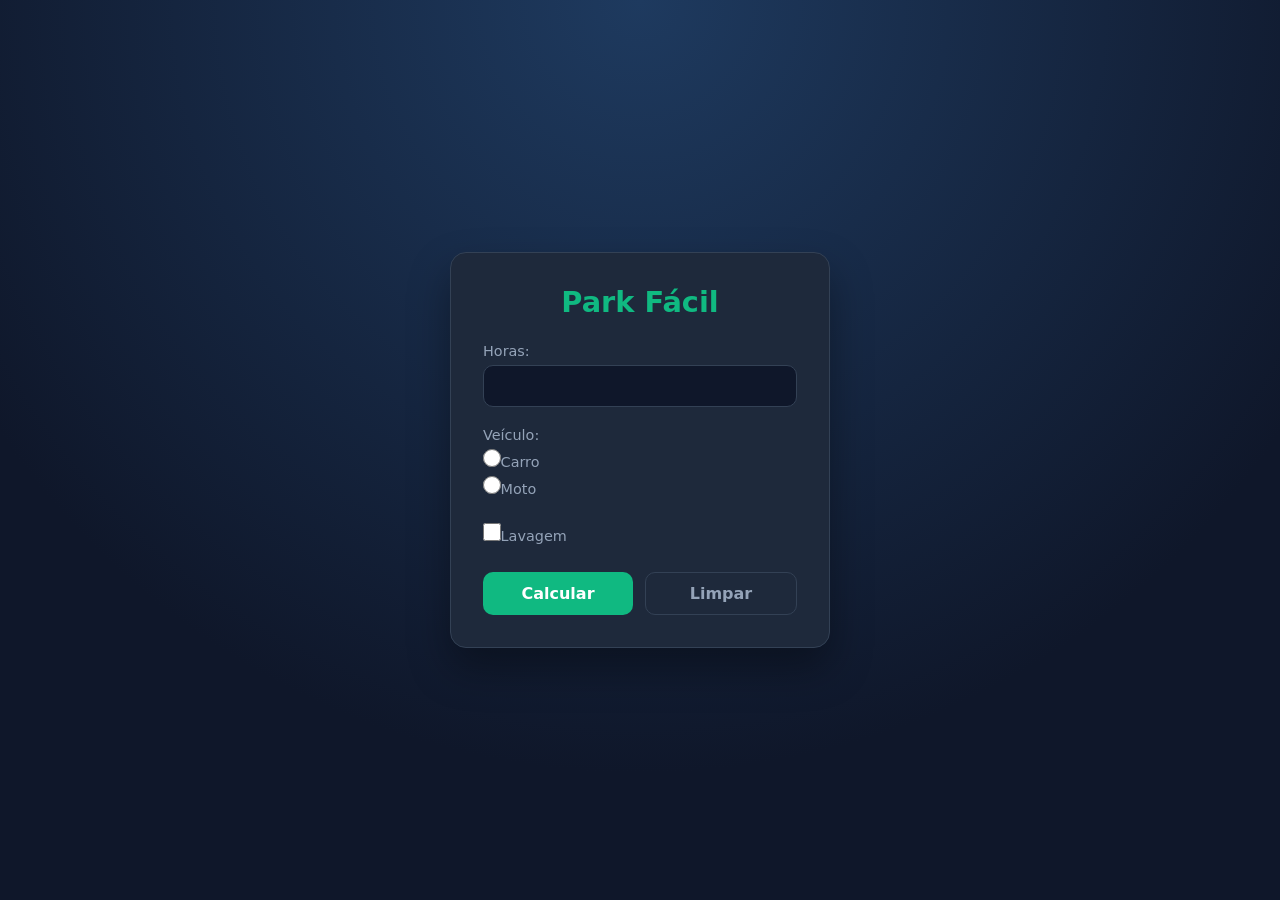
<file: park_facil/index.html>
<!DOCTYPE html>
<html lang="pt-BR">
<head>
    <meta charset="UTF-8">
    <meta name="viewport" content="width=device-width, initial-scale=1.0">
    <meta name="description" content="Park Fácil: calcule o valor do estacionamento de carro ou moto.">
    <title>Park Fácil</title>
    <link rel="stylesheet" href="style.css">
</head>
<body>
    <main class="card">
        <h1>Park Fácil</h1>
        <form action="calcular.php" method="post">
            <div class="campo">
                <label for="horas">Horas:</label>
                <input type="number" name="horas" id="horas">
            </div>
            <fieldset class="campo">
                <legend>Veículo:</legend>
                <label class="opcao"><input type="radio" name="veiculo" id="veiculo-carro" required value="0">Carro</label>
                <label class="opcao"><input type="radio" name="veiculo" id="veiculo-moto" required value="1">Moto</label>
            </fieldset>
            <div class="campo">
                <label class="opcao"><input type="checkbox" name="lavagem" id="lavagem">Lavagem</label>
            </div>
            <div class="acoes">
                <button type="submit" id="btn-calcular">Calcular</button>
                <input type="reset" id="btn-limpar" value="Limpar">
            </div>
        </form>
    </main>
</body>
</html>
</file>
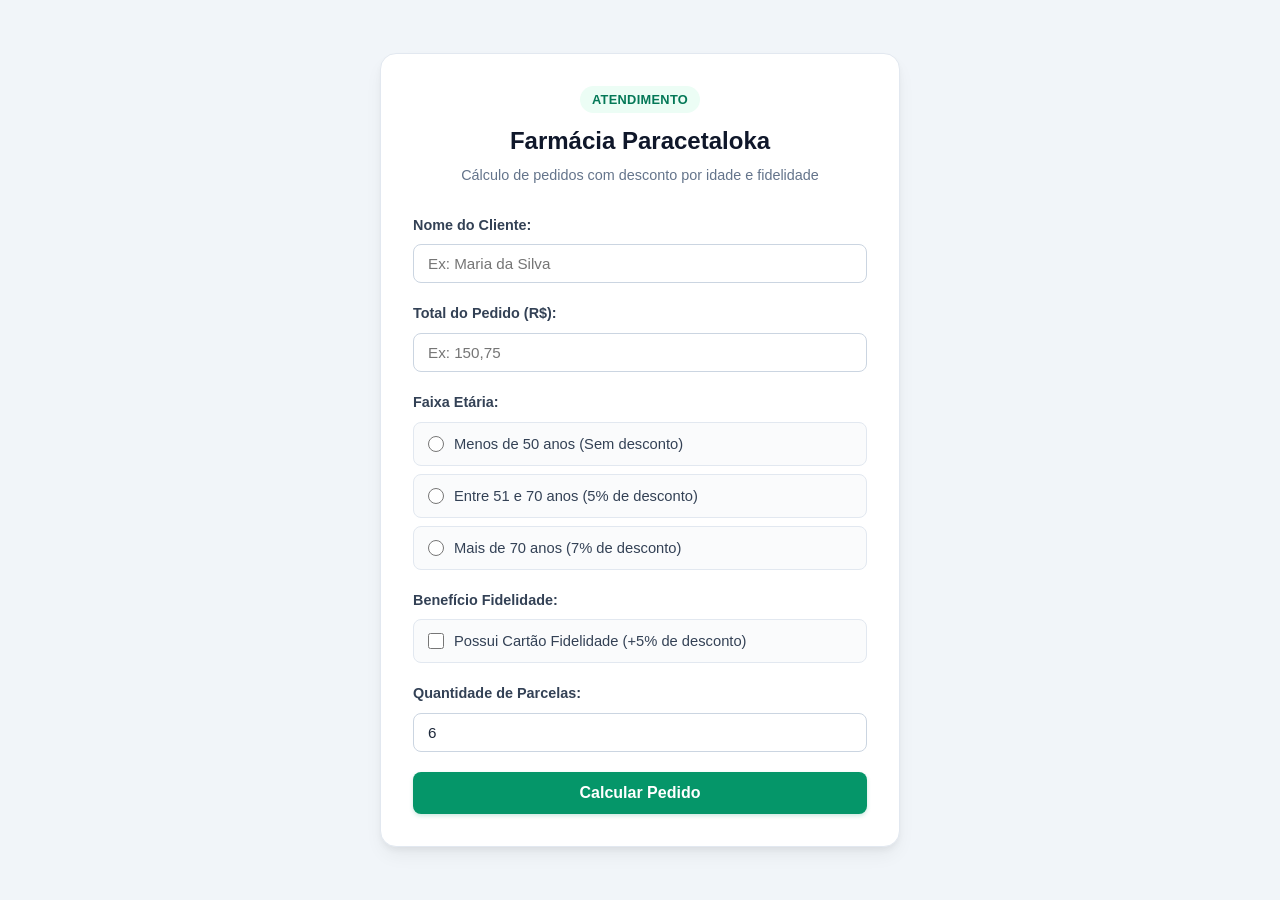
<file: projeto_farmacia_paracetaloka/index.html>
<!DOCTYPE html>
<html lang="pt-br">
<head>
    <meta charset="UTF-8">
    <meta name="viewport" content="width=device-width, initial-scale=1.0">
    <title>Farmácia Paracetaloka</title>
    <link rel="stylesheet" href="style.css">
</head>
<!--A farmácia Paracetaloka deseja calcular o total do pedido de seus clientes com base na faixa etária e cartão fidelidade. Crie um sistema que obtenha o nome do cliente, total do pedido, escolha a faixa etária e se o pagamento é por cartão fidelidade. Assuma que: Idade < 50: Sem desconto; Idade entre 51-70: 5% de desconto; Idade >= 70: 7% de desconto. Se o cartão fidelidade for selecionado, o cliente terá mais 5% de desconto. -->
<body>
    <main class="container">
        <div class="card">
            <header class="card-header">
                <span class="card-badge">Atendimento</span>
                <h1 class="card-title">Farmácia Paracetaloka</h1>
                <p class="card-subtitle">Cálculo de pedidos com desconto por idade e fidelidade</p>
            </header>

            <form action="calculos.php" method="post">
                <div class="form-group">
                    <label class="form-label" for="nome">Nome do Cliente:</label>
                    <input class="form-input" type="text" id="nome" name="nome" placeholder="Ex: Maria da Silva" required>
                </div>
                
                <div class="form-group">
                    <label class="form-label" for="total">Total do Pedido (R$):</label>
                    <input class="form-input" type="text" id="total" name="total" placeholder="Ex: 150,75" required>
                </div>
                
                <div class="form-group">
                    <span class="form-label">Faixa Etária:</span>
                    <div class="options-group">
                        <label class="radio-label">
                            <input type="radio" name="idade" value="0" required>
                            <span>Menos de 50 anos (Sem desconto)</span>
                        </label>
                        <label class="radio-label">
                            <input type="radio" name="idade" value="1" required>
                            <span>Entre 51 e 70 anos (5% de desconto)</span>
                        </label>
                        <label class="radio-label">
                            <input type="radio" name="idade" value="2" required>
                            <span>Mais de 70 anos (7% de desconto)</span>
                        </label>
                    </div>
                </div>
                
                <div class="form-group">
                    <span class="form-label">Benefício Fidelidade:</span>
                    <label class="checkbox-label" for="cartao">
                        <input type="checkbox" id="cartao" name="cartao">
                        <span>Possui Cartão Fidelidade (+5% de desconto)</span>
                    </label>
                </div>

                <div class="form-group">
                    <label class="form-label" for="parcelas">Quantidade de Parcelas:</label>
                    <input class="form-input" type="number" id="parcelas" name="parcelas" min="1" max="6" value="6" placeholder="Ex: 6" required>
                </div>
                
                <input class="btn btn-primary" type="submit" value="Calcular Pedido">
            </form>
        </div>
    </main>
</body>
</html>
</file>
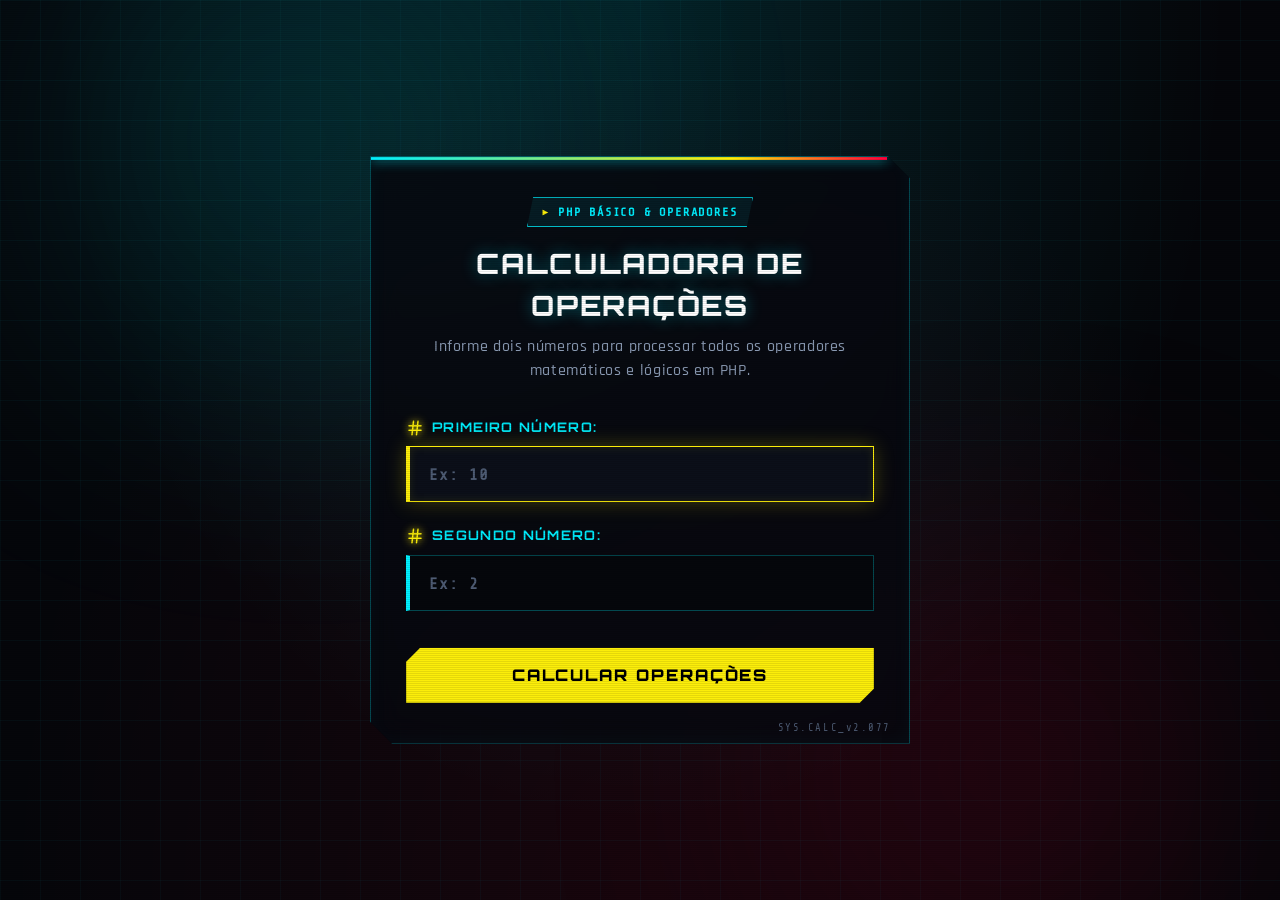
<file: projeto_operadores_no_php/index.html>
<!DOCTYPE html>
<html lang="pt-br">
<head>
    <meta charset="UTF-8">
    <meta name="viewport" content="width=device-width, initial-scale=1.0">
    <title>Calculadora em PHP | Operadores</title>
    <link rel="stylesheet" href="style.css">
</head>
<body>
    <div class="ambient-glow glow-1"></div>
    <div class="ambient-glow glow-2"></div>

    <main class="container">
        <div class="card">
            <header class="card-header">
                <span class="badge-tag">PHP Básico & Operadores</span>
                <h1 class="card-title">Calculadora de Operações</h1>
                <p class="card-subtitle">Informe dois números para processar todos os operadores matemáticos e lógicos em PHP.</p>
            </header>

            <form action="operacoes.php" method="post">
                <div class="form-group">
                    <label for="numero1">
                        <svg width="18" height="18" viewBox="0 0 24 24" fill="none" stroke="currentColor" stroke-width="2" stroke-linecap="round" stroke-linejoin="round">
                            <line x1="4" y1="9" x2="20" y2="9"></line>
                            <line x1="4" y1="15" x2="20" y2="15"></line>
                            <line x1="10" y1="3" x2="8" y2="21"></line>
                            <line x1="16" y1="3" x2="14" y2="21"></line>
                        </svg>
                        Primeiro Número:
                    </label>
                    <div class="input-container">
                        <input type="number" name="numero1" id="numero1" placeholder="Ex: 10" required autofocus>
                    </div>
                </div>

                <div class="form-group">
                    <label for="numero2">
                        <svg width="18" height="18" viewBox="0 0 24 24" fill="none" stroke="currentColor" stroke-width="2" stroke-linecap="round" stroke-linejoin="round">
                            <line x1="4" y1="9" x2="20" y2="9"></line>
                            <line x1="4" y1="15" x2="20" y2="15"></line>
                            <line x1="10" y1="3" x2="8" y2="21"></line>
                            <line x1="16" y1="3" x2="14" y2="21"></line>
                        </svg>
                        Segundo Número:
                    </label>
                    <div class="input-container">
                        <input type="number" name="numero2" id="numero2" placeholder="Ex: 2" required>
                    </div>
                </div>

                <input type="submit" value="Calcular Operações">
            </form>
        </div>
    </main>
</body>
</html>
</file>
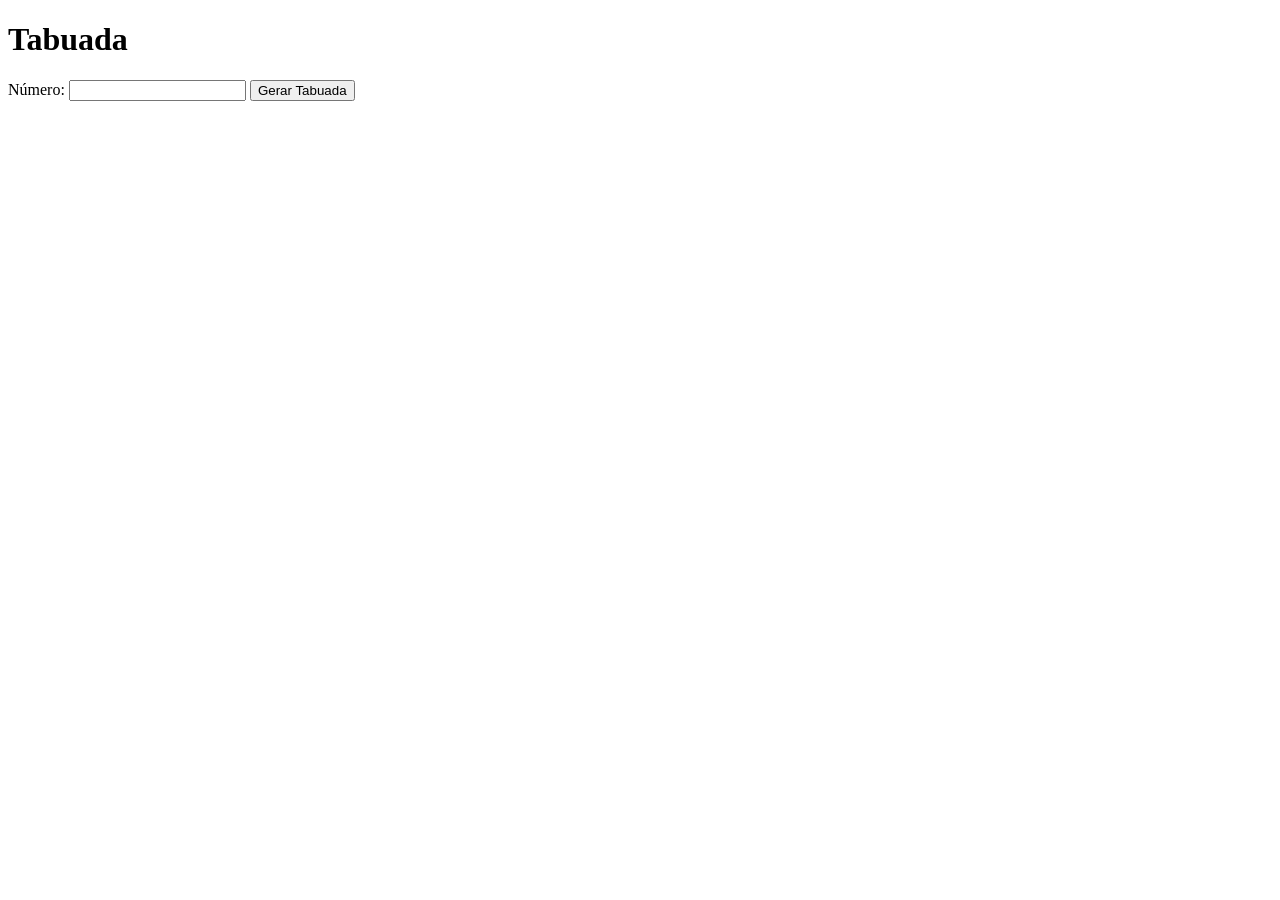
<file: tabuada_01.01.2026/index.html>
<!DOCTYPE html>
<html lang="pt-br">
<head>
    <meta charset="UTF-8">
    <meta name="viewport" content="width=device-width, initial-scale=1.0">
    <title>Tabuada</title>
</head>
<body>
    <h1>Tabuada</h1>
    <form action="tabuada.php" method="POST">
        <label for="numero">Número:</label>
        <input type="number" id="numero" name="numero" min="1">
        <button type="submit">Gerar Tabuada</button>
    </form>
</body>
</html>
</file>
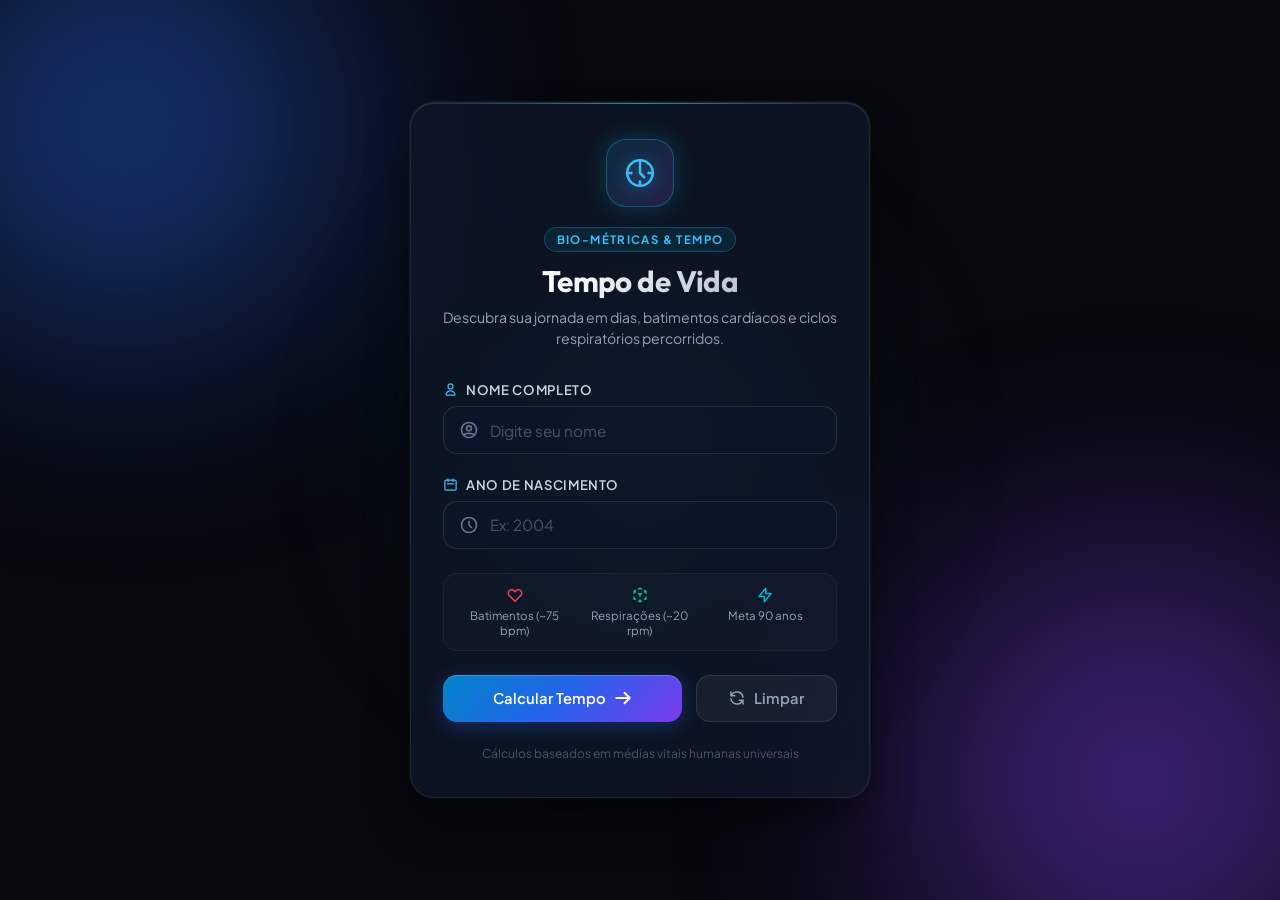
<file: Trabalho 10.09/index.html>
<!DOCTYPE html>
<html lang="pt-br">
<head>
    <meta charset="UTF-8">
    <meta name="viewport" content="width=device-width, initial-scale=1.0">
    <title>Cronos | Tempo de Vida & Biométrica</title>
    <!-- Google Fonts -->
    <link rel="preconnect" href="https://fonts.googleapis.com">
    <link rel="preconnect" href="https://fonts.gstatic.com" crossorigin>
    <link href="https://fonts.googleapis.com/css2?family=Outfit:wght@300;400;500;600;700;800&family=Plus+Jakarta+Sans:wght@400;500;600;700&display=swap" rel="stylesheet">
    <style>
        *, *::before, *::after {
            box-sizing: border-box;
            margin: 0;
            padding: 0;
        }

        :root {
            --bg-deep: #07090e;
            --bg-card: rgba(15, 23, 42, 0.75);
            --border-glow: rgba(56, 189, 248, 0.2);
            --border-subtle: rgba(255, 255, 255, 0.08);
            --text-primary: #f8fafc;
            --text-secondary: #94a3b8;
            --text-muted: #64748b;
            --cyan-accent: #06b6d4;
            --blue-accent: #3b82f6;
            --purple-accent: #8b5cf6;
            --emerald-accent: #10b981;
            --rose-accent: #f43f5e;
        }

        body {
            background-color: var(--bg-deep);
            font-family: 'Plus Jakarta Sans', system-ui, -apple-system, sans-serif;
            min-height: 100vh;
            display: flex;
            align-items: center;
            justify-content: center;
            padding: 1.5rem;
            color: var(--text-primary);
            position: relative;
            overflow-x: hidden;
        }

        /* Efeitos luminosos de fundo cósmico/temporal */
        .ambient-glow {
            position: fixed;
            border-radius: 50%;
            filter: blur(120px);
            pointer-events: none;
            z-index: 0;
            opacity: 0.45;
        }

        .glow-1 {
            width: 450px;
            height: 450px;
            background: radial-gradient(circle, #3b82f6 0%, #1d4ed8 70%);
            top: -100px;
            left: -100px;
            animation: pulseGlow 12s ease-in-out infinite alternate;
        }

        .glow-2 {
            width: 480px;
            height: 480px;
            background: radial-gradient(circle, #8b5cf6 0%, #6d28d9 70%);
            bottom: -120px;
            right: -100px;
            animation: pulseGlow 14s ease-in-out infinite alternate-reverse;
        }

        .glow-3 {
            width: 320px;
            height: 320px;
            background: radial-gradient(circle, #06b6d4 0%, #0e7490 70%);
            top: 50%;
            left: 50%;
            transform: translate(-50%, -50%);
            opacity: 0.2;
        }

        @keyframes pulseGlow {
            0% { transform: scale(1) translate(0, 0); opacity: 0.35; }
            100% { transform: scale(1.15) translate(30px, 30px); opacity: 0.55; }
        }

        /* Container principal */
        .container {
            position: relative;
            z-index: 1;
            width: 100%;
            max-width: 460px;
        }

        /* Cartão Glassmorphism futurista */
        .card {
            background: var(--bg-card);
            backdrop-filter: blur(20px);
            -webkit-backdrop-filter: blur(20px);
            border-radius: 24px;
            border: 1px solid var(--border-subtle);
            box-shadow: 
                0 25px 50px -12px rgba(0, 0, 0, 0.7),
                0 0 0 1px rgba(255, 255, 255, 0.05),
                inset 0 1px 0 0 rgba(255, 255, 255, 0.12);
            padding: 2.25rem 2rem;
            position: relative;
            overflow: hidden;
        }

        /* Faixa de reflexo no topo do card */
        .card::before {
            content: '';
            position: absolute;
            top: 0;
            left: 10%;
            right: 10%;
            height: 1px;
            background: linear-gradient(90deg, transparent, rgba(56, 189, 248, 0.6), transparent);
        }

        /* Topo: Ícone e Título */
        .header-section {
            text-align: center;
            margin-bottom: 2rem;
        }

        .icon-badge {
            display: inline-flex;
            align-items: center;
            justify-content: center;
            width: 68px;
            height: 68px;
            border-radius: 20px;
            background: linear-gradient(135deg, rgba(6, 182, 212, 0.15) 0%, rgba(139, 92, 246, 0.2) 100%);
            border: 1px solid rgba(56, 189, 248, 0.3);
            box-shadow: 0 0 25px rgba(6, 182, 212, 0.25);
            margin-bottom: 1.25rem;
            position: relative;
        }

        .icon-badge svg {
            width: 34px;
            height: 34px;
            color: #38bdf8;
            filter: drop-shadow(0 2px 8px rgba(56, 189, 248, 0.5));
            animation: rotateIcon 20s linear infinite;
        }

        @keyframes rotateIcon {
            0% { transform: rotate(0deg); }
            100% { transform: rotate(360deg); }
        }

        .category-tag {
            display: inline-block;
            font-size: 0.72rem;
            font-weight: 700;
            letter-spacing: 0.12em;
            text-transform: uppercase;
            color: #38bdf8;
            background: rgba(6, 182, 212, 0.1);
            padding: 0.25rem 0.75rem;
            border-radius: 9999px;
            border: 1px solid rgba(56, 189, 248, 0.25);
            margin-bottom: 0.65rem;
        }

        h1 {
            font-family: 'Outfit', sans-serif;
            font-size: 1.85rem;
            font-weight: 700;
            letter-spacing: -0.02em;
            background: linear-gradient(135deg, #ffffff 30%, #94a3b8 100%);
            -webkit-background-clip: text;
            -webkit-text-fill-color: transparent;
            margin-bottom: 0.4rem;
        }

        .subtitle {
            font-size: 0.88rem;
            color: var(--text-secondary);
            line-height: 1.5;
        }

        /* Formulário */
        .form-group {
            margin-bottom: 1.35rem;
        }

        label {
            display: flex;
            align-items: center;
            gap: 0.5rem;
            font-size: 0.82rem;
            font-weight: 600;
            text-transform: uppercase;
            letter-spacing: 0.05em;
            color: #cbd5e1;
            margin-bottom: 0.5rem;
        }

        label svg {
            width: 15px;
            height: 15px;
            color: #38bdf8;
        }

        .input-wrapper {
            position: relative;
            display: flex;
            align-items: center;
        }

        .input-icon {
            position: absolute;
            left: 1rem;
            width: 20px;
            height: 20px;
            color: var(--text-muted);
            transition: color 0.2s;
            pointer-events: none;
        }

        input[type="text"],
        input[type="number"] {
            width: 100%;
            padding: 0.85rem 1rem 0.85rem 2.85rem;
            font-size: 0.95rem;
            font-family: inherit;
            color: #ffffff;
            background-color: rgba(15, 23, 42, 0.65);
            border: 1px solid rgba(255, 255, 255, 0.1);
            border-radius: 14px;
            outline: none;
            transition: all 0.25s ease;
        }

        input[type="text"]::placeholder,
        input[type="number"]::placeholder {
            color: #475569;
        }

        input[type="text"]:focus,
        input[type="number"]:focus {
            border-color: #38bdf8;
            background-color: rgba(15, 23, 42, 0.95);
            box-shadow: 0 0 0 4px rgba(56, 189, 248, 0.15), 0 0 15px rgba(56, 189, 248, 0.2);
        }

        .input-wrapper:focus-within .input-icon {
            color: #38bdf8;
        }

        /* Tags de prévia das métricas */
        .features-pill-grid {
            display: grid;
            grid-template-columns: repeat(3, 1fr);
            gap: 0.5rem;
            margin: 1.5rem 0;
            padding: 0.75rem;
            border-radius: 14px;
            background: rgba(255, 255, 255, 0.02);
            border: 1px solid rgba(255, 255, 255, 0.05);
        }

        .pill-item {
            display: flex;
            flex-direction: column;
            align-items: center;
            text-align: center;
            gap: 0.25rem;
            font-size: 0.72rem;
            color: var(--text-secondary);
        }

        .pill-item svg {
            width: 18px;
            height: 18px;
        }

        .pill-heart svg { color: var(--rose-accent); }
        .pill-breath svg { color: var(--emerald-accent); }
        .pill-time svg { color: var(--cyan-accent); }

        /* Ações e Botões */
        .actions {
            display: flex;
            gap: 0.85rem;
            margin-top: 1.5rem;
        }

        .btn {
            display: inline-flex;
            align-items: center;
            justify-content: center;
            gap: 0.5rem;
            padding: 0.85rem 1.25rem;
            font-size: 0.92rem;
            font-weight: 600;
            border-radius: 14px;
            cursor: pointer;
            transition: all 0.2s cubic-bezier(0.4, 0, 0.2, 1);
            font-family: inherit;
        }

        .btn-primary {
            flex: 2;
            background: linear-gradient(135deg, #0284c7 0%, #2563eb 50%, #7c3aed 100%);
            color: #ffffff;
            border: none;
            box-shadow: 0 4px 20px rgba(37, 99, 235, 0.35), inset 0 1px 0 rgba(255, 255, 255, 0.2);
            position: relative;
            overflow: hidden;
        }

        .btn-primary::after {
            content: '';
            position: absolute;
            top: 0;
            left: -100%;
            width: 100%;
            height: 100%;
            background: linear-gradient(90deg, transparent, rgba(255, 255, 255, 0.2), transparent);
            transition: left 0.6s ease;
        }

        .btn-primary:hover {
            transform: translateY(-2px);
            box-shadow: 0 8px 25px rgba(37, 99, 235, 0.5), inset 0 1px 0 rgba(255, 255, 255, 0.3);
        }

        .btn-primary:hover::after {
            left: 100%;
        }

        .btn-primary:active {
            transform: scale(0.98);
        }

        .btn-secondary {
            flex: 1;
            background: rgba(255, 255, 255, 0.05);
            color: #94a3b8;
            border: 1px solid rgba(255, 255, 255, 0.1);
        }

        .btn-secondary:hover {
            background: rgba(255, 255, 255, 0.09);
            color: #ffffff;
            border-color: rgba(255, 255, 255, 0.2);
        }

        .btn-secondary:active {
            transform: scale(0.98);
        }

        .btn svg {
            width: 18px;
            height: 18px;
        }

        .footer-note {
            text-align: center;
            margin-top: 1.5rem;
            font-size: 0.75rem;
            color: #475569;
        }

        @media (max-width: 480px) {
            .card {
                padding: 1.75rem 1.25rem;
                border-radius: 20px;
            }
            .features-pill-grid {
                grid-template-columns: 1fr;
                gap: 0.75rem;
            }
            .pill-item {
                flex-direction: row;
                justify-content: center;
                gap: 0.5rem;
            }
        }
    </style>
</head>
<body>
    <!-- Fundo com luzes ambientais holográficas -->
    <div class="ambient-glow glow-1"></div>
    <div class="ambient-glow glow-2"></div>
    <div class="ambient-glow glow-3"></div>

    <div class="container">
        <main class="card">
            <header class="header-section">
                <div class="icon-badge">
                    <!-- Símbolo Temporal Cósmico / Astrolábio -->
                    <svg fill="none" stroke="currentColor" stroke-width="1.75" viewBox="0 0 24 24">
                        <circle cx="12" cy="12" r="9"></circle>
                        <path stroke-linecap="round" stroke-linejoin="round" d="M12 3v3m0 12v3M3 12h3m12 0h3"></path>
                        <path stroke-linecap="round" stroke-linejoin="round" d="M12 7v5l3 3"></path>
                    </svg>
                </div>
                <br>
                <span class="category-tag">Bio-Métricas &amp; Tempo</span>
                <h1>Tempo de Vida</h1>
                <p class="subtitle">Descubra sua jornada em dias, batimentos cardíacos e ciclos respiratórios percorridos.</p>
            </header>

            <form action="calcular.php" method="post">
                <div class="form-group">
                    <label for="nome">
                        <svg fill="none" stroke="currentColor" stroke-width="2" viewBox="0 0 24 24">
                            <path stroke-linecap="round" stroke-linejoin="round" d="M16 7a4 4 0 11-8 0 4 4 0 018 0zM12 14a7 7 0 00-7 7h14a7 7 0 00-7-7z"></path>
                        </svg>
                        Nome Completo
                    </label>
                    <div class="input-wrapper">
                        <svg class="input-icon" fill="none" stroke="currentColor" stroke-width="2" viewBox="0 0 24 24">
                            <path stroke-linecap="round" stroke-linejoin="round" d="M5.121 17.804A13.937 13.937 0 0112 16c2.5 0 4.847.655 6.879 1.804M15 10a3 3 0 11-6 0 3 3 0 016 0zm6 2a9 9 0 11-18 0 9 9 0 0118 0z"></path>
                        </svg>
                        <input type="text" id="nome" name="nome" placeholder="Digite seu nome" required autocomplete="name">
                    </div>
                </div>
                
                <div class="form-group">
                    <label for="ano">
                        <svg fill="none" stroke="currentColor" stroke-width="2" viewBox="0 0 24 24">
                            <path stroke-linecap="round" stroke-linejoin="round" d="M8 7V3m8 4V3m-9 8h10M5 21h14a2 2 0 002-2V7a2 2 0 00-2-2H5a2 2 0 00-2 2v12a2 2 0 002 2z"></path>
                        </svg>
                        Ano de Nascimento
                    </label>
                    <div class="input-wrapper">
                        <svg class="input-icon" fill="none" stroke="currentColor" stroke-width="2" viewBox="0 0 24 24">
                            <path stroke-linecap="round" stroke-linejoin="round" d="M12 8v4l3 3m6-3a9 9 0 11-18 0 9 9 0 0118 0z"></path>
                        </svg>
                        <input type="number" id="ano" name="ano" placeholder="Ex: 2004" required min="1900" max="2026">
                    </div>
                </div>

                <!-- Pílulas de indicadores que serão calculados -->
                <div class="features-pill-grid">
                    <div class="pill-item pill-heart">
                        <svg fill="none" stroke="currentColor" stroke-width="2" viewBox="0 0 24 24">
                            <path stroke-linecap="round" stroke-linejoin="round" d="M4.318 6.318a4.5 4.5 0 000 6.364L12 20.364l7.682-7.682a4.5 4.5 0 00-6.364-6.364L12 7.636l-1.318-1.318a4.5 4.5 0 00-6.364 0z"></path>
                        </svg>
                        <span>Batimentos (~75 bpm)</span>
                    </div>
                    <div class="pill-item pill-breath">
                        <svg fill="none" stroke="currentColor" stroke-width="2" viewBox="0 0 24 24">
                            <path stroke-linecap="round" stroke-linejoin="round" d="M14 10l-2 1m0 0l-2-1m2 1v2.5M20 7l-2 1m2-1l-2-1m2 1v2.5M14 4l-2-1-2 1M4 7l2-1M4 7l2 1M4 7v2.5M12 21l-2-1m2 1l2-1m-2 1v-2.5M6 18l-2-1v-2.5M18 18l2-1v-2.5"></path>
                        </svg>
                        <span>Respirações (~20 rpm)</span>
                    </div>
                    <div class="pill-item pill-time">
                        <svg fill="none" stroke="currentColor" stroke-width="2" viewBox="0 0 24 24">
                            <path stroke-linecap="round" stroke-linejoin="round" d="M13 10V3L4 14h7v7l9-11h-7z"></path>
                        </svg>
                        <span>Meta 90 anos</span>
                    </div>
                </div>

                <div class="actions">
                    <button type="submit" class="btn btn-primary">
                        <span>Calcular Tempo</span>
                        <svg fill="none" stroke="currentColor" stroke-width="2.5" viewBox="0 0 24 24">
                            <path stroke-linecap="round" stroke-linejoin="round" d="M14 5l7 7m0 0l-7 7m7-7H3"></path>
                        </svg>
                    </button>
                    <button type="reset" class="btn btn-secondary">
                        <svg fill="none" stroke="currentColor" stroke-width="2" viewBox="0 0 24 24">
                            <path stroke-linecap="round" stroke-linejoin="round" d="M4 4v5h.582m15.356 2A8.001 8.001 0 004.582 9m0 0H9m11 11v-5h-.581m0 0a8.003 8.003 0 01-15.357-2m15.357 2H15"></path>
                        </svg>
                        <span>Limpar</span>
                    </button>
                </div>
            </form>

            <p class="footer-note">Cálculos baseados em médias vitais humanas universais</p>
        </main>
    </div>
</body>
</html>
</file>
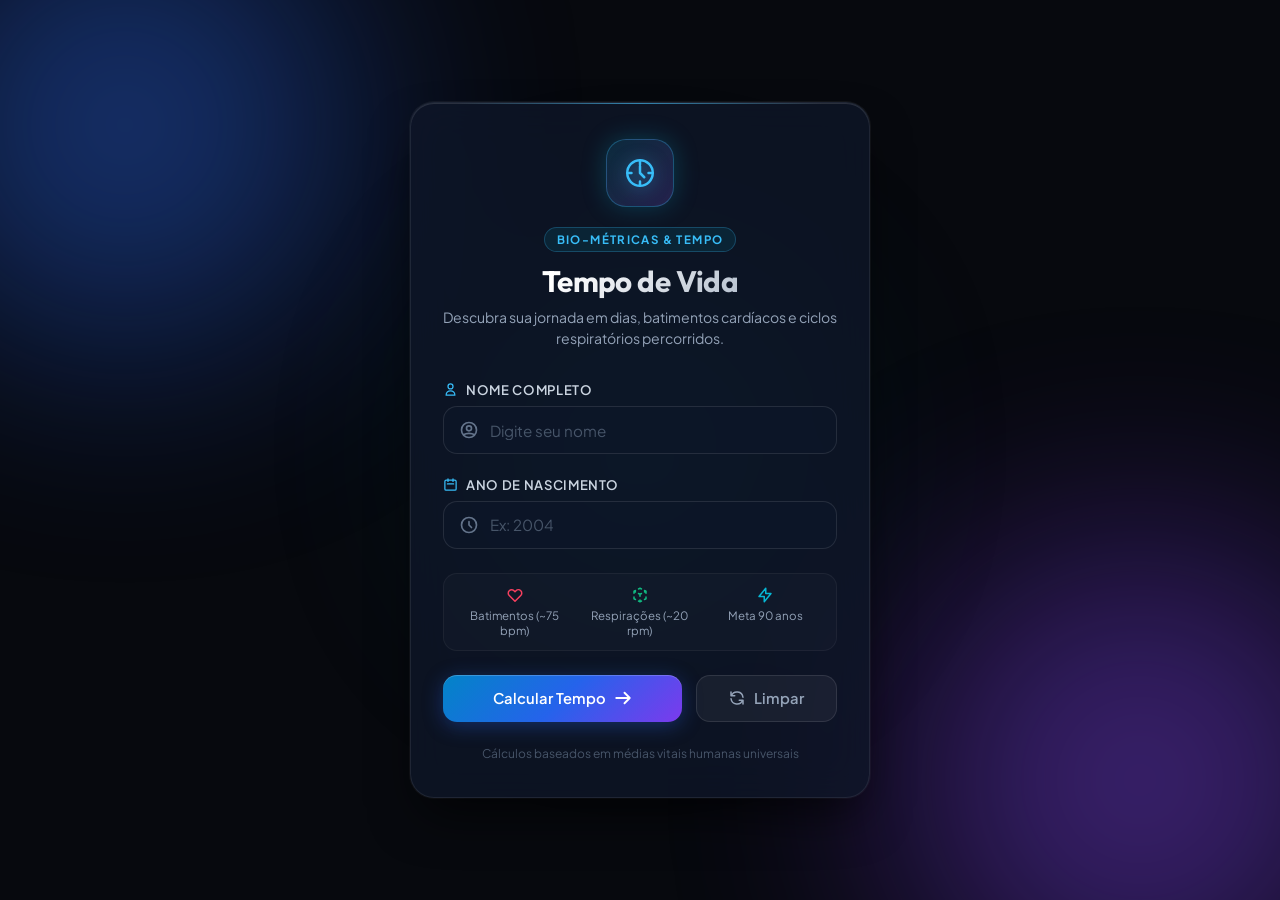
<file: trabalho_10.09.2026/index.html>
<!DOCTYPE html>
<html lang="pt-br">
<head>
    <meta charset="UTF-8">
    <meta name="viewport" content="width=device-width, initial-scale=1.0">
    <title>Cronos | Tempo de Vida & Biométrica</title>
    <!-- Google Fonts -->
    <link rel="preconnect" href="https://fonts.googleapis.com">
    <link rel="preconnect" href="https://fonts.gstatic.com" crossorigin>
    <link href="https://fonts.googleapis.com/css2?family=Outfit:wght@300;400;500;600;700;800&family=Plus+Jakarta+Sans:wght@400;500;600;700&display=swap" rel="stylesheet">
    <style>
        *, *::before, *::after {
            box-sizing: border-box;
            margin: 0;
            padding: 0;
        }

        :root {
            --bg-deep: #07090e;
            --bg-card: rgba(15, 23, 42, 0.75);
            --border-glow: rgba(56, 189, 248, 0.2);
            --border-subtle: rgba(255, 255, 255, 0.08);
            --text-primary: #f8fafc;
            --text-secondary: #94a3b8;
            --text-muted: #64748b;
            --cyan-accent: #06b6d4;
            --blue-accent: #3b82f6;
            --purple-accent: #8b5cf6;
            --emerald-accent: #10b981;
            --rose-accent: #f43f5e;
        }

        body {
            background-color: var(--bg-deep);
            font-family: 'Plus Jakarta Sans', system-ui, -apple-system, sans-serif;
            min-height: 100vh;
            display: flex;
            align-items: center;
            justify-content: center;
            padding: 1.5rem;
            color: var(--text-primary);
            position: relative;
            overflow-x: hidden;
        }

        /* Efeitos luminosos de fundo cósmico/temporal */
        .ambient-glow {
            position: fixed;
            border-radius: 50%;
            filter: blur(120px);
            pointer-events: none;
            z-index: 0;
            opacity: 0.45;
        }

        .glow-1 {
            width: 450px;
            height: 450px;
            background: radial-gradient(circle, #3b82f6 0%, #1d4ed8 70%);
            top: -100px;
            left: -100px;
            animation: pulseGlow 12s ease-in-out infinite alternate;
        }

        .glow-2 {
            width: 480px;
            height: 480px;
            background: radial-gradient(circle, #8b5cf6 0%, #6d28d9 70%);
            bottom: -120px;
            right: -100px;
            animation: pulseGlow 14s ease-in-out infinite alternate-reverse;
        }

        .glow-3 {
            width: 320px;
            height: 320px;
            background: radial-gradient(circle, #06b6d4 0%, #0e7490 70%);
            top: 50%;
            left: 50%;
            transform: translate(-50%, -50%);
            opacity: 0.2;
        }

        @keyframes pulseGlow {
            0% { transform: scale(1) translate(0, 0); opacity: 0.35; }
            100% { transform: scale(1.15) translate(30px, 30px); opacity: 0.55; }
        }

        /* Container principal */
        .container {
            position: relative;
            z-index: 1;
            width: 100%;
            max-width: 460px;
        }

        /* Cartão Glassmorphism futurista */
        .card {
            background: var(--bg-card);
            backdrop-filter: blur(20px);
            -webkit-backdrop-filter: blur(20px);
            border-radius: 24px;
            border: 1px solid var(--border-subtle);
            box-shadow: 
                0 25px 50px -12px rgba(0, 0, 0, 0.7),
                0 0 0 1px rgba(255, 255, 255, 0.05),
                inset 0 1px 0 0 rgba(255, 255, 255, 0.12);
            padding: 2.25rem 2rem;
            position: relative;
            overflow: hidden;
        }

        /* Faixa de reflexo no topo do card */
        .card::before {
            content: '';
            position: absolute;
            top: 0;
            left: 10%;
            right: 10%;
            height: 1px;
            background: linear-gradient(90deg, transparent, rgba(56, 189, 248, 0.6), transparent);
        }

        /* Topo: Ícone e Título */
        .header-section {
            text-align: center;
            margin-bottom: 2rem;
        }

        .icon-badge {
            display: inline-flex;
            align-items: center;
            justify-content: center;
            width: 68px;
            height: 68px;
            border-radius: 20px;
            background: linear-gradient(135deg, rgba(6, 182, 212, 0.15) 0%, rgba(139, 92, 246, 0.2) 100%);
            border: 1px solid rgba(56, 189, 248, 0.3);
            box-shadow: 0 0 25px rgba(6, 182, 212, 0.25);
            margin-bottom: 1.25rem;
            position: relative;
        }

        .icon-badge svg {
            width: 34px;
            height: 34px;
            color: #38bdf8;
            filter: drop-shadow(0 2px 8px rgba(56, 189, 248, 0.5));
            animation: rotateIcon 20s linear infinite;
        }

        @keyframes rotateIcon {
            0% { transform: rotate(0deg); }
            100% { transform: rotate(360deg); }
        }

        .category-tag {
            display: inline-block;
            font-size: 0.72rem;
            font-weight: 700;
            letter-spacing: 0.12em;
            text-transform: uppercase;
            color: #38bdf8;
            background: rgba(6, 182, 212, 0.1);
            padding: 0.25rem 0.75rem;
            border-radius: 9999px;
            border: 1px solid rgba(56, 189, 248, 0.25);
            margin-bottom: 0.65rem;
        }

        h1 {
            font-family: 'Outfit', sans-serif;
            font-size: 1.85rem;
            font-weight: 700;
            letter-spacing: -0.02em;
            background: linear-gradient(135deg, #ffffff 30%, #94a3b8 100%);
            -webkit-background-clip: text;
            background-clip: text;
            -webkit-text-fill-color: transparent;
            margin-bottom: 0.4rem;
        }

        .subtitle {
            font-size: 0.88rem;
            color: var(--text-secondary);
            line-height: 1.5;
        }

        /* Formulário */
        .form-group {
            margin-bottom: 1.35rem;
        }

        label {
            display: flex;
            align-items: center;
            gap: 0.5rem;
            font-size: 0.82rem;
            font-weight: 600;
            text-transform: uppercase;
            letter-spacing: 0.05em;
            color: #cbd5e1;
            margin-bottom: 0.5rem;
        }

        label svg {
            width: 15px;
            height: 15px;
            color: #38bdf8;
        }

        .input-wrapper {
            position: relative;
            display: flex;
            align-items: center;
        }

        .input-icon {
            position: absolute;
            left: 1rem;
            width: 20px;
            height: 20px;
            color: var(--text-muted);
            transition: color 0.2s;
            pointer-events: none;
        }

        input[type="text"],
        input[type="number"] {
            width: 100%;
            padding: 0.85rem 1rem 0.85rem 2.85rem;
            font-size: 0.95rem;
            font-family: inherit;
            color: #ffffff;
            background-color: rgba(15, 23, 42, 0.65);
            border: 1px solid rgba(255, 255, 255, 0.1);
            border-radius: 14px;
            outline: none;
            transition: all 0.25s ease;
        }

        input[type="text"]::placeholder,
        input[type="number"]::placeholder {
            color: #475569;
        }

        input[type="text"]:focus,
        input[type="number"]:focus {
            border-color: #38bdf8;
            background-color: rgba(15, 23, 42, 0.95);
            box-shadow: 0 0 0 4px rgba(56, 189, 248, 0.15), 0 0 15px rgba(56, 189, 248, 0.2);
        }

        .input-wrapper:focus-within .input-icon {
            color: #38bdf8;
        }

        /* Tags de prévia das métricas */
        .features-pill-grid {
            display: grid;
            grid-template-columns: repeat(3, 1fr);
            gap: 0.5rem;
            margin: 1.5rem 0;
            padding: 0.75rem;
            border-radius: 14px;
            background: rgba(255, 255, 255, 0.02);
            border: 1px solid rgba(255, 255, 255, 0.05);
        }

        .pill-item {
            display: flex;
            flex-direction: column;
            align-items: center;
            text-align: center;
            gap: 0.25rem;
            font-size: 0.72rem;
            color: var(--text-secondary);
        }

        .pill-item svg {
            width: 18px;
            height: 18px;
        }

        .pill-heart svg { color: var(--rose-accent); }
        .pill-breath svg { color: var(--emerald-accent); }
        .pill-time svg { color: var(--cyan-accent); }

        /* Ações e Botões */
        .actions {
            display: flex;
            gap: 0.85rem;
            margin-top: 1.5rem;
        }

        .btn {
            display: inline-flex;
            align-items: center;
            justify-content: center;
            gap: 0.5rem;
            padding: 0.85rem 1.25rem;
            font-size: 0.92rem;
            font-weight: 600;
            border-radius: 14px;
            cursor: pointer;
            transition: all 0.2s cubic-bezier(0.4, 0, 0.2, 1);
            font-family: inherit;
        }

        .btn-primary {
            flex: 2;
            background: linear-gradient(135deg, #0284c7 0%, #2563eb 50%, #7c3aed 100%);
            color: #ffffff;
            border: none;
            box-shadow: 0 4px 20px rgba(37, 99, 235, 0.35), inset 0 1px 0 rgba(255, 255, 255, 0.2);
            position: relative;
            overflow: hidden;
        }

        .btn-primary::after {
            content: '';
            position: absolute;
            top: 0;
            left: -100%;
            width: 100%;
            height: 100%;
            background: linear-gradient(90deg, transparent, rgba(255, 255, 255, 0.2), transparent);
            transition: left 0.6s ease;
        }

        .btn-primary:hover {
            transform: translateY(-2px);
            box-shadow: 0 8px 25px rgba(37, 99, 235, 0.5), inset 0 1px 0 rgba(255, 255, 255, 0.3);
        }

        .btn-primary:hover::after {
            left: 100%;
        }

        .btn-primary:active {
            transform: scale(0.98);
        }

        .btn-secondary {
            flex: 1;
            background: rgba(255, 255, 255, 0.05);
            color: #94a3b8;
            border: 1px solid rgba(255, 255, 255, 0.1);
        }

        .btn-secondary:hover {
            background: rgba(255, 255, 255, 0.09);
            color: #ffffff;
            border-color: rgba(255, 255, 255, 0.2);
        }

        .btn-secondary:active {
            transform: scale(0.98);
        }

        .btn svg {
            width: 18px;
            height: 18px;
        }

        .footer-note {
            text-align: center;
            margin-top: 1.5rem;
            font-size: 0.75rem;
            color: #475569;
        }

        @media (max-width: 480px) {
            .card {
                padding: 1.75rem 1.25rem;
                border-radius: 20px;
            }
            .features-pill-grid {
                grid-template-columns: 1fr;
                gap: 0.75rem;
            }
            .pill-item {
                flex-direction: row;
                justify-content: center;
                gap: 0.5rem;
            }
        }
    </style>
</head>
<body>
    <!-- Fundo com luzes ambientais holográficas -->
    <div class="ambient-glow glow-1"></div>
    <div class="ambient-glow glow-2"></div>
    <div class="ambient-glow glow-3"></div>

    <div class="container">
        <main class="card">
            <header class="header-section">
                <div class="icon-badge">
                    <!-- Símbolo Temporal Cósmico / Astrolábio -->
                    <svg fill="none" stroke="currentColor" stroke-width="1.75" viewBox="0 0 24 24">
                        <circle cx="12" cy="12" r="9"></circle>
                        <path stroke-linecap="round" stroke-linejoin="round" d="M12 3v3m0 12v3M3 12h3m12 0h3"></path>
                        <path stroke-linecap="round" stroke-linejoin="round" d="M12 7v5l3 3"></path>
                    </svg>
                </div>
                <br>
                <span class="category-tag">Bio-Métricas &amp; Tempo</span>
                <h1>Tempo de Vida</h1>
                <p class="subtitle">Descubra sua jornada em dias, batimentos cardíacos e ciclos respiratórios percorridos.</p>
            </header>

            <form action="calcular.php" method="post">
                <div class="form-group">
                    <label for="nome">
                        <svg fill="none" stroke="currentColor" stroke-width="2" viewBox="0 0 24 24">
                            <path stroke-linecap="round" stroke-linejoin="round" d="M16 7a4 4 0 11-8 0 4 4 0 018 0zM12 14a7 7 0 00-7 7h14a7 7 0 00-7-7z"></path>
                        </svg>
                        Nome Completo
                    </label>
                    <div class="input-wrapper">
                        <svg class="input-icon" fill="none" stroke="currentColor" stroke-width="2" viewBox="0 0 24 24">
                            <path stroke-linecap="round" stroke-linejoin="round" d="M5.121 17.804A13.937 13.937 0 0112 16c2.5 0 4.847.655 6.879 1.804M15 10a3 3 0 11-6 0 3 3 0 016 0zm6 2a9 9 0 11-18 0 9 9 0 0118 0z"></path>
                        </svg>
                        <input type="text" id="nome" name="nome" placeholder="Digite seu nome" required autocomplete="name">
                    </div>
                </div>
                
                <div class="form-group">
                    <label for="ano">
                        <svg fill="none" stroke="currentColor" stroke-width="2" viewBox="0 0 24 24">
                            <path stroke-linecap="round" stroke-linejoin="round" d="M8 7V3m8 4V3m-9 8h10M5 21h14a2 2 0 002-2V7a2 2 0 00-2-2H5a2 2 0 00-2 2v12a2 2 0 002 2z"></path>
                        </svg>
                        Ano de Nascimento
                    </label>
                    <div class="input-wrapper">
                        <svg class="input-icon" fill="none" stroke="currentColor" stroke-width="2" viewBox="0 0 24 24">
                            <path stroke-linecap="round" stroke-linejoin="round" d="M12 8v4l3 3m6-3a9 9 0 11-18 0 9 9 0 0118 0z"></path>
                        </svg>
                        <input type="number" id="ano" name="ano" placeholder="Ex: 2004" required min="1900" max="2026">
                    </div>
                </div>

                <!-- Pílulas de indicadores que serão calculados -->
                <div class="features-pill-grid">
                    <div class="pill-item pill-heart">
                        <svg fill="none" stroke="currentColor" stroke-width="2" viewBox="0 0 24 24">
                            <path stroke-linecap="round" stroke-linejoin="round" d="M4.318 6.318a4.5 4.5 0 000 6.364L12 20.364l7.682-7.682a4.5 4.5 0 00-6.364-6.364L12 7.636l-1.318-1.318a4.5 4.5 0 00-6.364 0z"></path>
                        </svg>
                        <span>Batimentos (~75 bpm)</span>
                    </div>
                    <div class="pill-item pill-breath">
                        <svg fill="none" stroke="currentColor" stroke-width="2" viewBox="0 0 24 24">
                            <path stroke-linecap="round" stroke-linejoin="round" d="M14 10l-2 1m0 0l-2-1m2 1v2.5M20 7l-2 1m2-1l-2-1m2 1v2.5M14 4l-2-1-2 1M4 7l2-1M4 7l2 1M4 7v2.5M12 21l-2-1m2 1l2-1m-2 1v-2.5M6 18l-2-1v-2.5M18 18l2-1v-2.5"></path>
                        </svg>
                        <span>Respirações (~20 rpm)</span>
                    </div>
                    <div class="pill-item pill-time">
                        <svg fill="none" stroke="currentColor" stroke-width="2" viewBox="0 0 24 24">
                            <path stroke-linecap="round" stroke-linejoin="round" d="M13 10V3L4 14h7v7l9-11h-7z"></path>
                        </svg>
                        <span>Meta 90 anos</span>
                    </div>
                </div>

                <div class="actions">
                    <button type="submit" class="btn btn-primary">
                        <span>Calcular Tempo</span>
                        <svg fill="none" stroke="currentColor" stroke-width="2.5" viewBox="0 0 24 24">
                            <path stroke-linecap="round" stroke-linejoin="round" d="M14 5l7 7m0 0l-7 7m7-7H3"></path>
                        </svg>
                    </button>
                    <button type="reset" class="btn btn-secondary">
                        <svg fill="none" stroke="currentColor" stroke-width="2" viewBox="0 0 24 24">
                            <path stroke-linecap="round" stroke-linejoin="round" d="M4 4v5h.582m15.356 2A8.001 8.001 0 004.582 9m0 0H9m11 11v-5h-.581m0 0a8.003 8.003 0 01-15.357-2m15.357 2H15"></path>
                        </svg>
                        <span>Limpar</span>
                    </button>
                </div>
            </form>

            <p class="footer-note">Cálculos baseados em médias vitais humanas universais</p>
        </main>
    </div>
</body>
</html>
</file>
<file: park_facil/style.css>
:root {
    --cor-fundo: #0f172a;
    --cor-card: #1e293b;
    --cor-borda: #334155;
    --cor-texto: #e2e8f0;
    --cor-suave: #94a3b8;
    --cor-destaque: #10b981;
    --cor-destaque-hover: #059669;
    --raio: 10px;
}

* {
    box-sizing: border-box;
}

body {
    margin: 0;
    min-height: 100vh;
    display: grid;
    place-items: center;
    padding: 1rem;
    font-family: system-ui, -apple-system, "Segoe UI", Roboto, sans-serif;
    color: var(--cor-texto);
    background: radial-gradient(circle at top, #1e3a5f, var(--cor-fundo) 70%);
    accent-color: var(--cor-destaque);
}

.card {
    width: 100%;
    max-width: 380px;
    padding: 2rem;
    background: var(--cor-card);
    border: 1px solid var(--cor-borda);
    border-radius: 16px;
    box-shadow: 0 20px 40px rgb(0 0 0 / 0.35);
}

h1 {
    margin: 0 0 1.5rem;
    text-align: center;
    font-size: 1.8rem;
    color: var(--cor-destaque);
}

.campo {
    margin: 0 0 1.25rem;
    padding: 0;
    border: none;
}

.campo > label,
.campo > legend {
    display: block;
    margin-bottom: 0.4rem;
    padding: 0;
    font-size: 0.9rem;
    color: var(--cor-suave);
}

input[type="number"] {
    width: 100%;
    padding: 0.65rem 0.8rem;
    font: inherit;
    color: var(--cor-texto);
    background: var(--cor-fundo);
    border: 1px solid var(--cor-borda);
    border-radius: var(--raio);
    transition: border-color 0.2s, box-shadow 0.2s;
}

input[type="number"]:focus {
    outline: none;
    border-color: var(--cor-destaque);
    box-shadow: 0 0 0 3px rgb(16 185 129 / 0.25);
}

.opcao {
    display: inline-flex;
    align-items: center;
    gap: 0.4rem;
    margin-right: 1rem;
    cursor: pointer;
    color: var(--cor-texto);
}

.opcao input {
    width: 1.1rem;
    height: 1.1rem;
    margin: 0;
    cursor: pointer;
}

.acoes {
    display: flex;
    gap: 0.75rem;
    margin-top: 1.75rem;
}

.acoes button,
.acoes input[type="reset"] {
    flex: 1;
    padding: 0.7rem;
    font: inherit;
    font-weight: 600;
    border-radius: var(--raio);
    cursor: pointer;
    transition: background-color 0.2s, transform 0.1s;
}

.acoes button {
    color: #fff;
    background: var(--cor-destaque);
    border: none;
}

.acoes button:hover {
    background: var(--cor-destaque-hover);
}

.acoes input[type="reset"] {
    color: var(--cor-suave);
    background: transparent;
    border: 1px solid var(--cor-borda);
}

.acoes input[type="reset"]:hover {
    color: var(--cor-texto);
    border-color: var(--cor-suave);
}

.acoes button:active,
.acoes input[type="reset"]:active {
    transform: scale(0.97);
}

.resultado {
    text-align: center;
    padding: 1.25rem;
    margin-bottom: 1.25rem;
    background: rgb(16 185 129 / 0.1);
    border: 1px solid rgb(16 185 129 / 0.35);
    border-radius: var(--raio);
}

.resultado p {
    margin: 0;
}

.resultado-rotulo {
    font-size: 0.9rem;
    color: var(--cor-suave);
}

.resultado .resultado-valor {
    margin-top: 0.25rem;
    font-size: 2.2rem;
    font-weight: 700;
    color: var(--cor-destaque);
}

.resumo {
    list-style: none;
    margin: 0;
    padding: 0;
}

.resumo li {
    display: flex;
    justify-content: space-between;
    padding: 0.6rem 0;
    border-bottom: 1px solid var(--cor-borda);
}

.resumo li:last-child {
    border-bottom: none;
}

.resumo span {
    color: var(--cor-suave);
}

.botao {
    flex: 1;
    display: block;
    padding: 0.7rem;
    text-align: center;
    text-decoration: none;
    font-weight: 600;
    color: #fff;
    background: var(--cor-destaque);
    border-radius: var(--raio);
    transition: background-color 0.2s, transform 0.1s;
}

.botao:hover {
    background: var(--cor-destaque-hover);
}

.botao:active {
    transform: scale(0.97);
}
</file>
<file: projeto_farmacia_paracetaloka/style.css>
* {
    box-sizing: border-box;
    margin: 0;
    padding: 0;
}

body {
    font-family: -apple-system, BlinkMacSystemFont, "Segoe UI", Roboto, Helvetica, Arial, sans-serif;
    background-color: #f1f5f9;
    color: #1e293b;
    line-height: 1.5;
    min-height: 100vh;
    display: flex;
    align-items: center;
    justify-content: center;
    padding: 24px 16px;
}

.container {
    width: 100%;
    max-width: 520px;
}

.card {
    background-color: #ffffff;
    border-radius: 16px;
    box-shadow: 0 4px 6px -1px rgba(0, 0, 0, 0.05), 0 10px 20px -3px rgba(0, 0, 0, 0.06);
    border: 1px solid #e2e8f0;
    padding: 32px;
}

.card-header {
    text-align: center;
    margin-bottom: 28px;
}

.card-badge {
    display: inline-block;
    background-color: #ecfdf5;
    color: #047857;
    font-size: 0.8rem;
    font-weight: 600;
    padding: 4px 12px;
    border-radius: 9999px;
    margin-bottom: 10px;
    letter-spacing: 0.025em;
    text-transform: uppercase;
}

.card-title {
    font-size: 1.5rem;
    font-weight: 700;
    color: #0f172a;
    margin-bottom: 6px;
}

.card-subtitle {
    font-size: 0.9rem;
    color: #64748b;
}

.form-group {
    margin-bottom: 20px;
}

.form-label {
    display: block;
    font-size: 0.9rem;
    font-weight: 600;
    color: #334155;
    margin-bottom: 8px;
}

.form-input {
    width: 100%;
    padding: 10px 14px;
    font-size: 0.95rem;
    border: 1.5px solid #cbd5e1;
    border-radius: 8px;
    background-color: #ffffff;
    color: #1e293b;
    transition: border-color 0.2s, box-shadow 0.2s;
    outline: none;
}

.form-input:focus {
    border-color: #059669;
    box-shadow: 0 0 0 3px rgba(5, 150, 105, 0.15);
}

.options-group {
    display: flex;
    flex-direction: column;
    gap: 8px;
}

.radio-label, .checkbox-label {
    display: flex;
    align-items: center;
    gap: 10px;
    padding: 10px 14px;
    border: 1px solid #e2e8f0;
    border-radius: 8px;
    cursor: pointer;
    font-size: 0.92rem;
    color: #334155;
    background-color: #fafbfc;
    transition: background-color 0.15s, border-color 0.15s;
    user-select: none;
}

.radio-label:hover, .checkbox-label:hover {
    background-color: #f1f5f9;
    border-color: #cbd5e1;
}

.radio-label input[type="radio"],
.checkbox-label input[type="checkbox"] {
    accent-color: #059669;
    width: 16px;
    height: 16px;
    cursor: pointer;
}

.btn {
    display: inline-block;
    width: 100%;
    padding: 12px 18px;
    font-size: 1rem;
    font-weight: 600;
    text-align: center;
    border-radius: 8px;
    border: none;
    cursor: pointer;
    text-decoration: none;
    transition: background-color 0.2s, transform 0.1s, box-shadow 0.2s;
}

.btn-primary {
    background-color: #059669;
    color: #ffffff;
    box-shadow: 0 2px 4px rgba(5, 150, 105, 0.2);
}

.btn-primary:hover {
    background-color: #047857;
    box-shadow: 0 4px 8px rgba(5, 150, 105, 0.3);
}

.btn-primary:active {
    transform: translateY(1px);
}

.btn-secondary {
    background-color: #f1f5f9;
    color: #475569;
    border: 1px solid #cbd5e1;
}

.btn-secondary:hover {
    background-color: #e2e8f0;
    color: #1e293b;
}

.result-list {
    list-style: none;
    margin-bottom: 24px;
    border-top: 1px solid #e2e8f0;
}

.result-item {
    display: flex;
    justify-content: space-between;
    align-items: center;
    padding: 12px 0;
    border-bottom: 1px solid #f1f5f9;
    font-size: 0.95rem;
}

.result-item .label {
    color: #64748b;
}

.result-item .value {
    font-weight: 600;
    color: #1e293b;
}

.result-item.highlight-discount .value {
    color: #059669;
}

.result-item.highlight-total {
    border-bottom: 1px solid #cbd5e1;
    padding: 14px 0;
    margin-top: 4px;
}

.result-item.highlight-total .label {
    font-size: 1.05rem;
    font-weight: 700;
    color: #0f172a;
}

.result-item.highlight-total .value {
    font-size: 1.25rem;
    font-weight: 700;
    color: #059669;
}

.alert-box {
    background-color: #fef2f2;
    border: 1px solid #fecaca;
    color: #991b1b;
    padding: 14px 16px;
    border-radius: 8px;
    font-size: 0.95rem;
    margin-bottom: 20px;
    text-align: center;
}

.installments-section {
    margin-top: 24px;
    margin-bottom: 24px;
    padding-top: 20px;
    border-top: 1px solid #e2e8f0;
}

.installments-title {
    font-size: 1.15rem;
    font-weight: 700;
    color: #0f172a;
    text-align: center;
    margin-bottom: 4px;
}

.installments-subtitle {
    font-size: 0.85rem;
    color: #64748b;
    text-align: center;
    margin-bottom: 18px;
}

.installments-grid {
    display: grid;
    grid-template-columns: 1fr 1fr;
    gap: 14px;
}

@media (max-width: 480px) {
    .installments-grid {
        grid-template-columns: 1fr;
    }
}

.installment-box {
    background-color: #fafbfc;
    border: 1px solid #e2e8f0;
    border-radius: 12px;
    padding: 14px;
    transition: border-color 0.2s, box-shadow 0.2s;
}

.installment-box:hover {
    border-color: #cbd5e1;
    box-shadow: 0 2px 4px rgba(0, 0, 0, 0.04);
}

.installment-box-header {
    text-align: center;
    margin-bottom: 12px;
    padding-bottom: 8px;
    border-bottom: 1px solid #f1f5f9;
}

.badge-loop {
    display: inline-block;
    font-size: 0.75rem;
    font-weight: 700;
    text-transform: uppercase;
    letter-spacing: 0.03em;
    padding: 3px 10px;
    border-radius: 9999px;
}

.badge-for {
    background-color: #e0f2fe;
    color: #0369a1;
}

.badge-while {
    background-color: #f3e8ff;
    color: #7e22ce;
}

.installment-items {
    list-style: none;
    display: flex;
    flex-direction: column;
    gap: 6px;
}

.installment-row {
    display: flex;
    justify-content: space-between;
    align-items: center;
    font-size: 0.88rem;
    padding: 5px 8px;
    border-radius: 6px;
}

.installment-row:nth-child(even) {
    background-color: #ffffff;
}

.installment-qty {
    font-weight: 600;
    color: #475569;
}

.installment-val {
    font-weight: 700;
    color: #059669;
}

.installment-row.selected-installment {
    background-color: #ecfdf5;
    border: 1px solid #a7f3d0;
    font-weight: 600;
}

.installment-row.selected-installment .installment-qty {
    color: #047857;
}

.installment-row.selected-installment .installment-val {
    color: #047857;
}
</file>
<file: projeto_operadores_no_php/style.css>
@import url('https://fonts.googleapis.com/css2?family=Orbitron:wght@500;700;800;900&family=Rajdhani:wght@500;600;700&family=Share+Tech+Mono&display=swap');

:root {
    --cp-black: #05060a;
    --cp-black-translucent: rgba(7, 9, 15, 0.88);
    --cp-dark: #0c0f17;
    --cp-dark-hover: #141926;
    
    --cp-yellow: #fcee0a;
    --cp-cyan: #00f0ff;
    --cp-magenta: #ff003c;
    --cp-pink: #ff007f;
    --cp-purple: #9d00ff;
    --cp-green: #00ff66;
    --cp-orange: #ff7700;

    --cp-border-cyan: rgba(0, 240, 255, 0.28);
    --cp-border-yellow: rgba(252, 238, 10, 0.4);
    --cp-border-subtle: rgba(255, 255, 255, 0.08);

    --text-primary: #f0f6fc;
    --text-muted: #8b9bb4;
    --text-dim: #4f5d75;

    --font-cyber: 'Orbitron', sans-serif;
    --font-ui: 'Rajdhani', sans-serif;
    --font-mono: 'Share Tech Mono', monospace;
}

*, *::before, *::after {
    margin: 0;
    padding: 0;
    box-sizing: border-box;
}

body {
    background-color: var(--cp-black);
    background-image: 
        linear-gradient(rgba(0, 240, 255, 0.03) 1px, transparent 1px),
        linear-gradient(90deg, rgba(0, 240, 255, 0.03) 1px, transparent 1px),
        radial-gradient(ellipse at 50% 0%, rgba(0, 240, 255, 0.12) 0%, transparent 65%),
        radial-gradient(ellipse at 50% 100%, rgba(255, 0, 60, 0.08) 0%, transparent 70%);
    background-size: 40px 40px, 40px 40px, 100% 100%, 100% 100%;
    color: var(--text-primary);
    font-family: var(--font-ui);
    min-height: 100vh;
    display: flex;
    align-items: center;
    justify-content: center;
    padding: 2rem 1rem;
    position: relative;
    overflow-x: hidden;
    line-height: 1.5;
}

body::after {
    content: "";
    position: fixed;
    inset: 0;
    pointer-events: none;
    background: repeating-linear-gradient(
        0deg,
        rgba(0, 0, 0, 0.15) 0px,
        rgba(0, 0, 0, 0.15) 1px,
        transparent 1px,
        transparent 2px
    );
    z-index: 999;
    opacity: 0.6;
}

.ambient-glow {
    position: fixed;
    border-radius: 50%;
    filter: blur(140px);
    pointer-events: none;
    z-index: 0;
    opacity: 0.35;
}

.glow-1 {
    width: 480px;
    height: 480px;
    background: radial-gradient(circle, var(--cp-cyan) 0%, rgba(0, 240, 255, 0.1) 70%);
    top: -100px;
    left: 5%;
}

.glow-2 {
    width: 420px;
    height: 420px;
    background: radial-gradient(circle, var(--cp-magenta) 0%, rgba(255, 0, 60, 0.08) 70%);
    bottom: -80px;
    right: 5%;
}

.container {
    width: 100%;
    max-width: 540px;
    position: relative;
    z-index: 10;
    animation: glitchIn 0.5s cubic-bezier(0.16, 1, 0.3, 1);
}

.container-wide {
    max-width: 880px;
}

@keyframes glitchIn {
    0% {
        opacity: 0;
        transform: translateY(12px) skewX(2deg);
        filter: blur(4px);
    }
    60% {
        transform: translateY(-2px) skewX(-1deg);
        filter: none;
    }
    100% {
        opacity: 1;
        transform: translateY(0) skewX(0);
    }
}

.card {
    background: var(--cp-black-translucent);
    backdrop-filter: blur(14px);
    -webkit-backdrop-filter: blur(14px);
    border: 1px solid var(--cp-border-cyan);
    padding: 2.5rem 2.2rem;
    position: relative;
    box-shadow: 
        0 0 25px rgba(0, 240, 255, 0.12),
        inset 0 0 20px rgba(0, 240, 255, 0.04),
        0 20px 40px rgba(0, 0, 0, 0.85);
    clip-path: polygon(
        0 0,
        calc(100% - 22px) 0,
        100% 22px,
        100% 100%,
        22px 100%,
        0 calc(100% - 22px)
    );
}

.card::before {
    content: '';
    position: absolute;
    top: 0;
    left: 0;
    right: 22px;
    height: 3px;
    background: linear-gradient(90deg, var(--cp-cyan) 0%, var(--cp-yellow) 70%, var(--cp-magenta) 100%);
    box-shadow: 0 0 12px var(--cp-cyan);
}

.card::after {
    content: 'SYS.CALC_v2.077';
    position: absolute;
    bottom: 6px;
    right: 18px;
    font-family: var(--font-mono);
    font-size: 0.65rem;
    color: var(--text-dim);
    letter-spacing: 0.15em;
}

.card-header {
    text-align: center;
    margin-bottom: 2.2rem;
}

.badge-tag {
    display: inline-flex;
    align-items: center;
    gap: 0.5rem;
    padding: 0.3rem 0.9rem;
    background: rgba(0, 240, 255, 0.08);
    border: 1px solid var(--cp-cyan);
    font-family: var(--font-mono);
    font-size: 0.75rem;
    font-weight: 700;
    color: var(--cp-cyan);
    text-transform: uppercase;
    letter-spacing: 0.15em;
    margin-bottom: 1rem;
    clip-path: polygon(6px 0, 100% 0, calc(100% - 6px) 100%, 0 100%);
    box-shadow: 0 0 12px rgba(0, 240, 255, 0.25);
}

.badge-tag::before {
    content: '▶';
    font-size: 0.6rem;
    color: var(--cp-yellow);
}

.card-title {
    font-family: var(--font-cyber);
    font-size: 1.75rem;
    font-weight: 800;
    letter-spacing: 0.06em;
    color: #ffffff;
    text-transform: uppercase;
    text-shadow: 0 0 16px rgba(0, 240, 255, 0.4);
    margin-bottom: 0.5rem;
}

.card-subtitle {
    font-family: var(--font-ui);
    color: var(--text-muted);
    font-size: 1rem;
    font-weight: 500;
    letter-spacing: 0.04em;
}

form {
    display: flex;
    flex-direction: column;
    gap: 1.5rem;
}

.form-group {
    display: flex;
    flex-direction: column;
    gap: 0.55rem;
}

label {
    font-family: var(--font-cyber);
    font-size: 0.82rem;
    font-weight: 700;
    color: var(--cp-cyan);
    text-transform: uppercase;
    letter-spacing: 0.1em;
    display: flex;
    align-items: center;
    gap: 0.5rem;
}

label svg {
    color: var(--cp-yellow);
    filter: drop-shadow(0 0 4px var(--cp-yellow));
}

.input-container {
    position: relative;
    display: flex;
    align-items: center;
}

input[type="number"],
input[type="text"] {
    width: 100%;
    padding: 1rem 1.2rem;
    background: rgba(5, 7, 12, 0.9);
    border: 1px solid var(--cp-border-cyan);
    border-left: 4px solid var(--cp-cyan);
    color: #ffffff;
    font-family: var(--font-mono);
    font-size: 1.2rem;
    font-weight: 700;
    letter-spacing: 0.05em;
    transition: all 0.25s ease;
    outline: none;
    appearance: none;
    -moz-appearance: textfield;
}

input[type="number"]::-webkit-outer-spin-button,
input[type="number"]::-webkit-inner-spin-button {
    -webkit-appearance: none;
    margin: 0;
}

input[type="number"]:focus,
input[type="text"]:focus {
    border-color: var(--cp-yellow);
    border-left-color: var(--cp-yellow);
    background: rgba(12, 16, 26, 0.95);
    box-shadow: 
        0 0 20px rgba(252, 238, 10, 0.25),
        inset 0 0 10px rgba(252, 238, 10, 0.1);
}

input[type="number"]::placeholder {
    color: var(--text-dim);
    font-size: 1rem;
}

input[type="submit"],
.btn {
    display: inline-flex;
    align-items: center;
    justify-content: center;
    gap: 0.7rem;
    width: 100%;
    padding: 1.1rem 1.6rem;
    background: var(--cp-yellow);
    color: #000000;
    font-family: var(--font-cyber);
    font-size: 1rem;
    font-weight: 900;
    text-transform: uppercase;
    letter-spacing: 0.12em;
    border: none;
    cursor: pointer;
    text-decoration: none;
    position: relative;
    clip-path: polygon(14px 0, 100% 0, 100% calc(100% - 14px), calc(100% - 14px) 100%, 0 100%, 0 14px);
    transition: all 0.2s cubic-bezier(0.2, 0.8, 0.2, 1);
    box-shadow: 0 0 25px rgba(252, 238, 10, 0.45);
    margin-top: 0.8rem;
}

input[type="submit"]:hover,
.btn:hover {
    background: var(--cp-cyan);
    color: #000000;
    transform: translateY(-2px);
    box-shadow: 0 0 35px rgba(0, 240, 255, 0.75);
}

input[type="submit"]:active,
.btn:active {
    transform: translateY(1px);
    box-shadow: 0 0 15px rgba(0, 240, 255, 0.5);
}

.btn-secondary {
    background: rgba(10, 14, 24, 0.8);
    border: 1px solid var(--cp-cyan);
    color: var(--cp-cyan);
    box-shadow: 0 0 15px rgba(0, 240, 255, 0.15);
}

.btn-secondary:hover {
    background: var(--cp-cyan);
    color: #000000;
    box-shadow: 0 0 30px rgba(0, 240, 255, 0.6);
}

.values-banner {
    display: flex;
    align-items: center;
    justify-content: center;
    gap: 1.8rem;
    background: rgba(0, 240, 255, 0.04);
    border: 1px solid var(--cp-border-cyan);
    border-left: 3px solid var(--cp-yellow);
    border-right: 3px solid var(--cp-magenta);
    padding: 1.1rem;
    margin-bottom: 2rem;
    clip-path: polygon(10px 0, 100% 0, calc(100% - 10px) 100%, 0 100%);
}

.value-pill {
    display: flex;
    flex-direction: column;
    align-items: center;
    gap: 0.25rem;
}

.value-pill-label {
    font-family: var(--font-mono);
    font-size: 0.72rem;
    color: var(--cp-cyan);
    text-transform: uppercase;
    letter-spacing: 0.12em;
    font-weight: 700;
}

.value-pill-number {
    font-family: var(--font-cyber);
    font-size: 1.5rem;
    font-weight: 800;
    color: #ffffff;
    text-shadow: 0 0 12px rgba(255, 255, 255, 0.5);
}

.values-divider {
    font-family: var(--font-cyber);
    font-size: 1.3rem;
    color: var(--cp-yellow);
    text-shadow: 0 0 8px var(--cp-yellow);
    font-weight: 800;
}

.results-grid {
    display: grid;
    grid-template-columns: repeat(auto-fit, minmax(250px, 1fr));
    gap: 1.25rem;
    margin-bottom: 2.2rem;
}

.result-card {
    background: rgba(12, 16, 26, 0.75);
    border: 1px solid var(--cp-border-subtle);
    border-top: 2px solid var(--cp-border-cyan);
    padding: 1.35rem 1.4rem;
    display: flex;
    flex-direction: column;
    gap: 0.65rem;
    position: relative;
    clip-path: polygon(0 0, calc(100% - 12px) 0, 100% 12px, 100% 100%, 0 100%);
    transition: all 0.25s ease;
}

.result-card:hover {
    transform: translateY(-3px);
    border-color: var(--cp-cyan);
    background: rgba(18, 24, 38, 0.9);
    box-shadow: 
        0 0 25px rgba(0, 240, 255, 0.25),
        inset 0 0 15px rgba(0, 240, 255, 0.05);
}

.result-header {
    display: flex;
    align-items: center;
    justify-content: space-between;
}

.op-badge {
    width: 36px;
    height: 36px;
    display: flex;
    align-items: center;
    justify-content: center;
    font-family: var(--font-cyber);
    font-size: 1.1rem;
    font-weight: 900;
    clip-path: polygon(6px 0, 100% 0, calc(100% - 6px) 100%, 0 100%);
}

.op-badge.add {
    background: rgba(0, 255, 102, 0.15);
    color: var(--cp-green);
    border: 1px solid var(--cp-green);
    box-shadow: 0 0 10px rgba(0, 255, 102, 0.35);
}

.op-badge.sub {
    background: rgba(0, 240, 255, 0.15);
    color: var(--cp-cyan);
    border: 1px solid var(--cp-cyan);
    box-shadow: 0 0 10px rgba(0, 240, 255, 0.35);
}

.op-badge.mul {
    background: rgba(157, 0, 255, 0.15);
    color: var(--cp-purple);
    border: 1px solid var(--cp-purple);
    box-shadow: 0 0 10px rgba(157, 0, 255, 0.35);
}

.op-badge.div {
    background: rgba(252, 238, 10, 0.15);
    color: var(--cp-yellow);
    border: 1px solid var(--cp-yellow);
    box-shadow: 0 0 10px rgba(252, 238, 10, 0.35);
}

.op-badge.mod {
    background: rgba(255, 119, 0, 0.15);
    color: var(--cp-orange);
    border: 1px solid var(--cp-orange);
    box-shadow: 0 0 10px rgba(255, 119, 0, 0.35);
}

.op-badge.pow {
    background: rgba(255, 0, 60, 0.15);
    color: var(--cp-magenta);
    border: 1px solid var(--cp-magenta);
    box-shadow: 0 0 10px rgba(255, 0, 60, 0.35);
}

.op-badge.cat {
    background: rgba(255, 0, 127, 0.15);
    color: var(--cp-pink);
    border: 1px solid var(--cp-pink);
    box-shadow: 0 0 10px rgba(255, 0, 127, 0.35);
}

.op-category {
    font-family: var(--font-mono);
    font-size: 0.72rem;
    color: var(--text-dim);
    font-weight: 700;
    text-transform: uppercase;
    letter-spacing: 0.12em;
}

.op-title {
    font-family: var(--font-cyber);
    font-size: 0.95rem;
    font-weight: 700;
    color: var(--cp-cyan);
    text-transform: uppercase;
    letter-spacing: 0.05em;
}

.op-formula {
    font-family: var(--font-mono);
    font-size: 0.85rem;
    color: var(--cp-yellow);
    background: rgba(0, 0, 0, 0.6);
    padding: 0.25rem 0.6rem;
    border-left: 2px solid var(--cp-yellow);
    align-self: flex-start;
}

.op-value {
    font-family: var(--font-mono);
    font-size: 1.55rem;
    font-weight: 700;
    color: #ffffff;
    word-break: break-word;
    margin-top: 0.3rem;
    text-shadow: 0 0 10px rgba(255, 255, 255, 0.4);
}

.op-value.highlight {
    color: var(--cp-cyan);
    text-shadow: 0 0 14px rgba(0, 240, 255, 0.8);
    background: none;
    -webkit-text-fill-color: initial;
}

.op-value.alert-text {
    font-size: 0.92rem;
    color: var(--cp-magenta);
    font-family: var(--font-mono);
    font-weight: 700;
    text-shadow: 0 0 10px rgba(255, 0, 60, 0.6);
}

.actions-footer {
    display: flex;
    justify-content: center;
}

@media (max-width: 640px) {
    body {
        padding: 1rem;
    }
    
    .card {
        padding: 1.8rem 1.4rem;
        clip-path: polygon(0 0, calc(100% - 15px) 0, 100% 15px, 100% 100%, 15px 100%, 0 calc(100% - 15px));
    }
    
    .card-title {
        font-size: 1.45rem;
    }

    .results-grid {
        grid-template-columns: 1fr;
    }

    .values-banner {
        gap: 1rem;
    }
}
</file>
